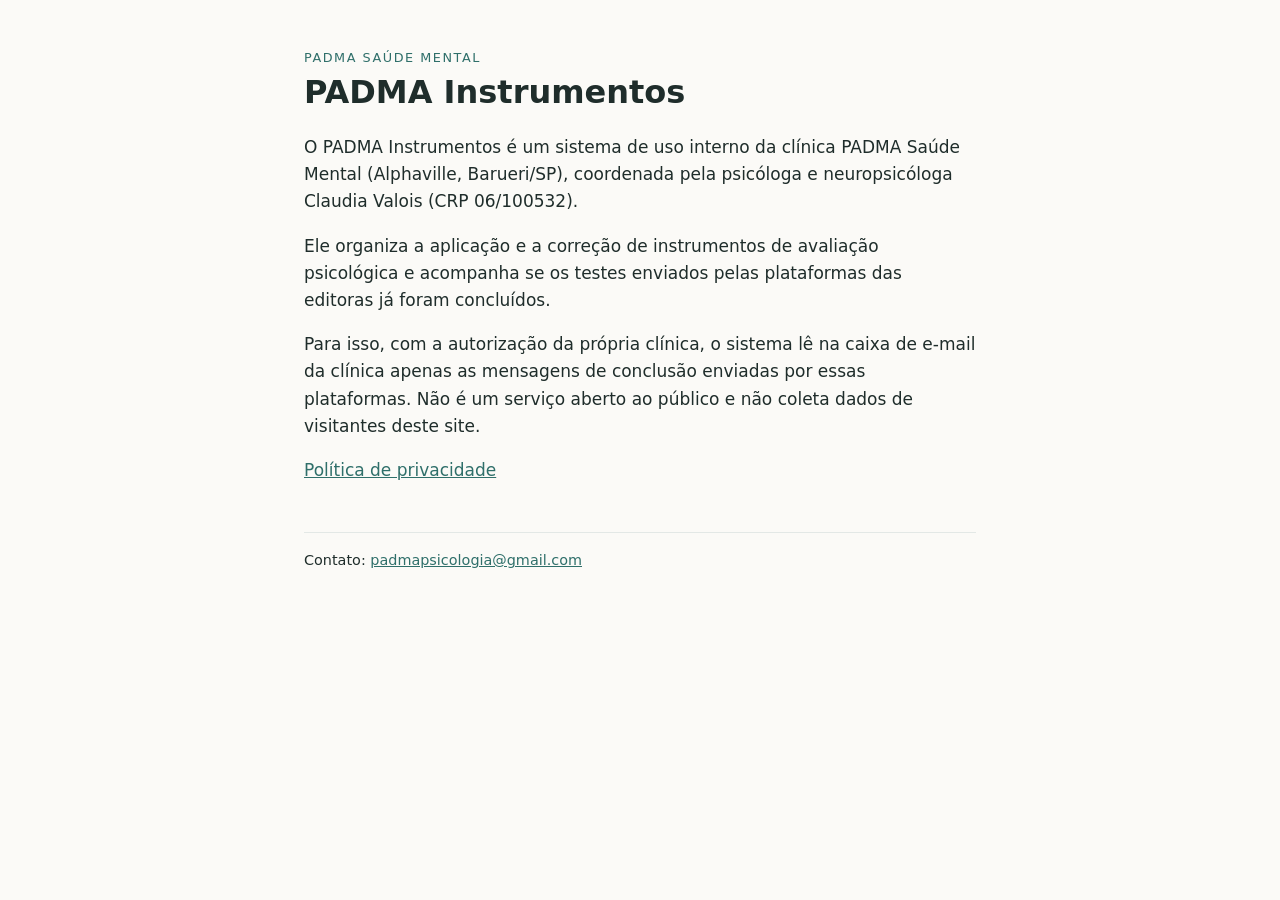
<file: index.html>
<!doctype html>
<html lang="pt-BR">
<head>
<meta charset="utf-8">
<meta name="viewport" content="width=device-width, initial-scale=1">
<title>PADMA Instrumentos</title>
<link rel="stylesheet" href="estilo.css">
</head>
<body>
<main>
  <p class="marca">PADMA Saúde Mental</p>
  <h1>PADMA Instrumentos</h1>
  <p>O PADMA Instrumentos é um sistema de uso interno da clínica PADMA Saúde Mental (Alphaville, Barueri/SP),
     coordenada pela psicóloga e neuropsicóloga Claudia Valois (CRP 06/100532).</p>
  <p>Ele organiza a aplicação e a correção de instrumentos de avaliação psicológica e acompanha se os testes
     enviados pelas plataformas das editoras já foram concluídos.</p>
  <p>Para isso, com a autorização da própria clínica, o sistema lê na caixa de e-mail da clínica apenas as
     mensagens de conclusão enviadas por essas plataformas. Não é um serviço aberto ao público e não coleta
     dados de visitantes deste site.</p>
  <p><a href="privacidade.html">Política de privacidade</a></p>
  <footer>Contato: <a href="mailto:padmapsicologia@gmail.com">padmapsicologia@gmail.com</a></footer>
</main>
</body>
</html>
</file>
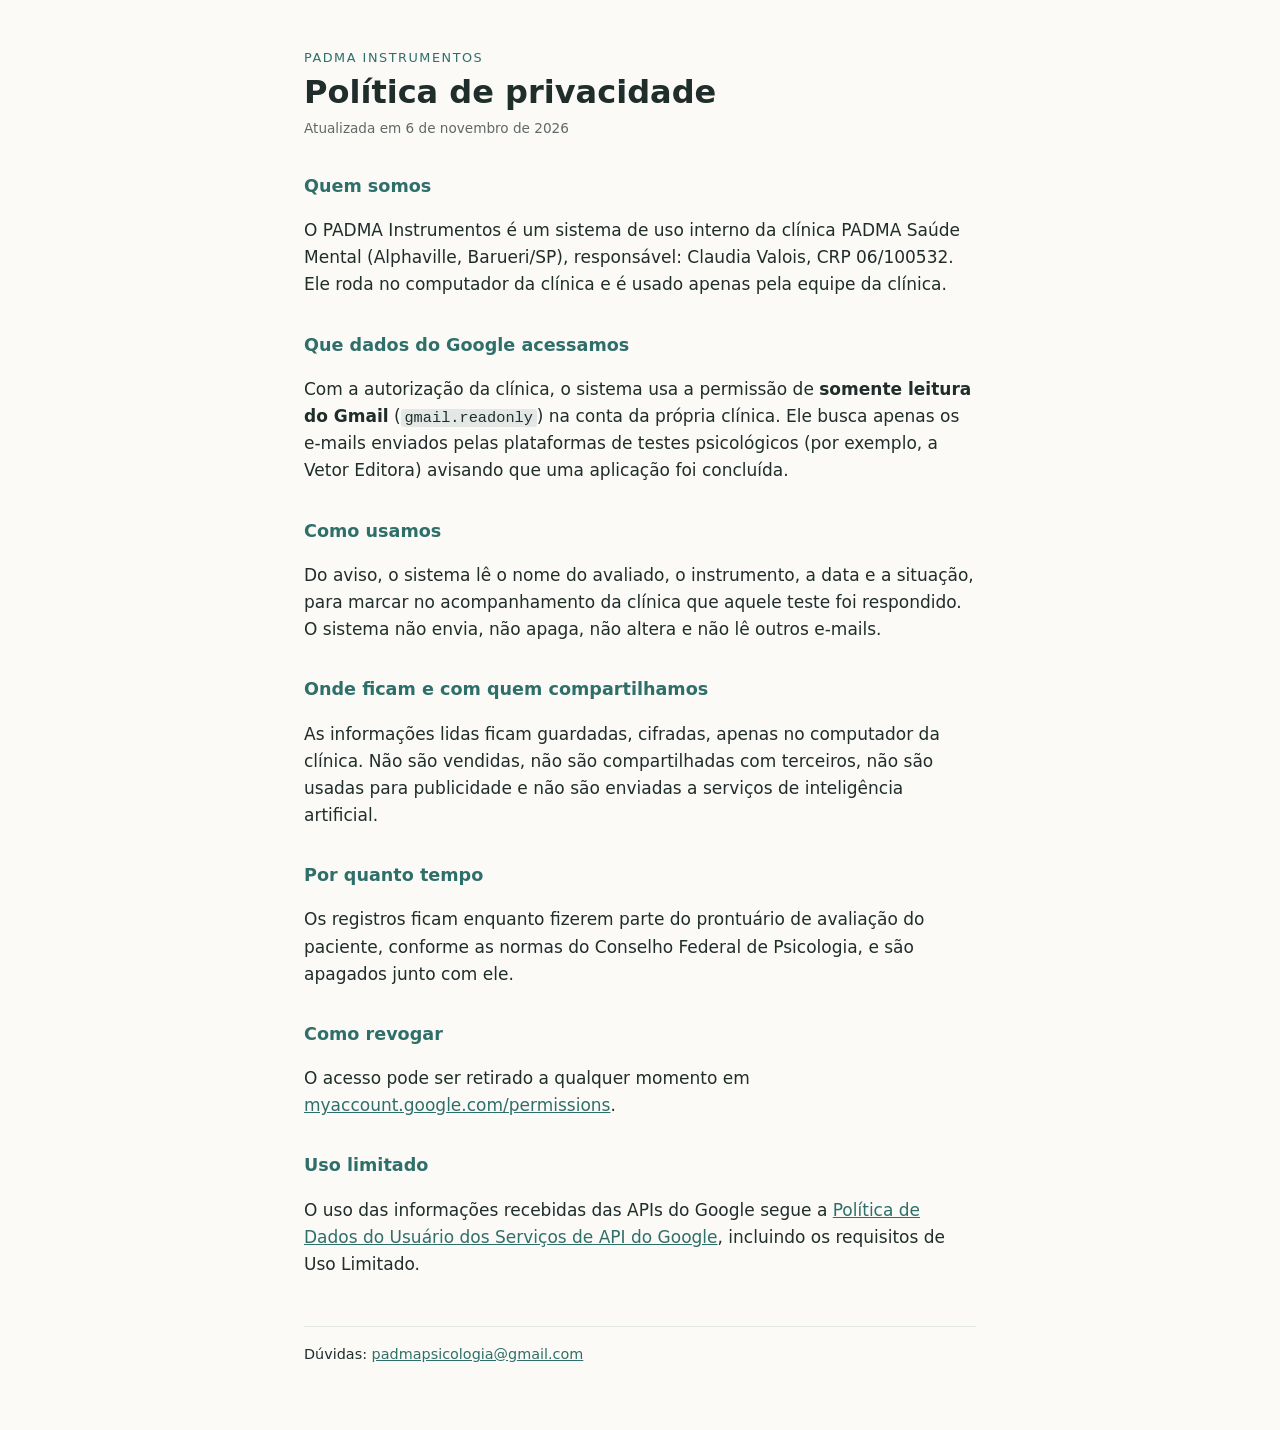
<file: privacidade.html>
<!doctype html>
<html lang="pt-BR">
<head>
<meta charset="utf-8">
<meta name="viewport" content="width=device-width, initial-scale=1">
<title>Política de privacidade</title>
<link rel="stylesheet" href="estilo.css">
</head>
<body>
<main>
  <p class="marca"><a href="index.html">PADMA Instrumentos</a></p>
  <h1>Política de privacidade</h1>
  <p class="data">Atualizada em 6 de novembro de 2026</p>

  <h2>Quem somos</h2>
  <p>O PADMA Instrumentos é um sistema de uso interno da clínica PADMA Saúde Mental (Alphaville, Barueri/SP),
     responsável: Claudia Valois, CRP 06/100532. Ele roda no computador da clínica e é usado apenas pela equipe da clínica.</p>

  <h2>Que dados do Google acessamos</h2>
  <p>Com a autorização da clínica, o sistema usa a permissão de <strong>somente leitura do Gmail</strong>
     (<code>gmail.readonly</code>) na conta da própria clínica. Ele busca apenas os e-mails enviados pelas plataformas
     de testes psicológicos (por exemplo, a Vetor Editora) avisando que uma aplicação foi concluída.</p>

  <h2>Como usamos</h2>
  <p>Do aviso, o sistema lê o nome do avaliado, o instrumento, a data e a situação, para marcar no acompanhamento
     da clínica que aquele teste foi respondido. O sistema não envia, não apaga, não altera e não lê outros e-mails.</p>

  <h2>Onde ficam e com quem compartilhamos</h2>
  <p>As informações lidas ficam guardadas, cifradas, apenas no computador da clínica. Não são vendidas, não são
     compartilhadas com terceiros, não são usadas para publicidade e não são enviadas a serviços de inteligência
     artificial.</p>

  <h2>Por quanto tempo</h2>
  <p>Os registros ficam enquanto fizerem parte do prontuário de avaliação do paciente, conforme as normas do
     Conselho Federal de Psicologia, e são apagados junto com ele.</p>

  <h2>Como revogar</h2>
  <p>O acesso pode ser retirado a qualquer momento em
     <a href="https://myaccount.google.com/permissions">myaccount.google.com/permissions</a>.</p>

  <h2>Uso limitado</h2>
  <p>O uso das informações recebidas das APIs do Google segue a
     <a href="https://developers.google.com/terms/api-services-user-data-policy">Política de Dados do Usuário dos
     Serviços de API do Google</a>, incluindo os requisitos de Uso Limitado.</p>

  <footer>Dúvidas: <a href="mailto:padmapsicologia@gmail.com">padmapsicologia@gmail.com</a></footer>
</main>
</body>
</html>
</file>
<file: estilo.css>
:root{--tinta:#1f2d2b;--teal:#2f6f6a;--papel:#fbfaf7;--gelo:#e3e8e6}
@media (prefers-color-scheme:dark){:root{--tinta:#e8eeec;--teal:#7cc4bc;--papel:#141a19;--gelo:#2b3533}}
body{margin:0;background:var(--papel);color:var(--tinta);font:17px/1.6 system-ui,-apple-system,"Segoe UI",sans-serif}
main{max-width:42rem;margin:0 auto;padding:3rem 16px 4rem}
.marca{font-size:.8rem;letter-spacing:.12em;text-transform:uppercase;color:var(--teal);margin:0}
.marca a{color:inherit;text-decoration:none}
h1{font-size:2rem;margin:.3rem 0 1.4rem;line-height:1.2}
h2{font-size:1.1rem;margin:2rem 0 .4rem;color:var(--teal)}
.data{font-size:.85rem;opacity:.7;margin-top:-1rem}
a{color:var(--teal)}
code{font-size:.9em;background:var(--gelo);padding:0 .25em;border-radius:3px}
footer{margin-top:3rem;padding-top:1rem;border-top:1px solid var(--gelo);font-size:.9rem}
</file>
